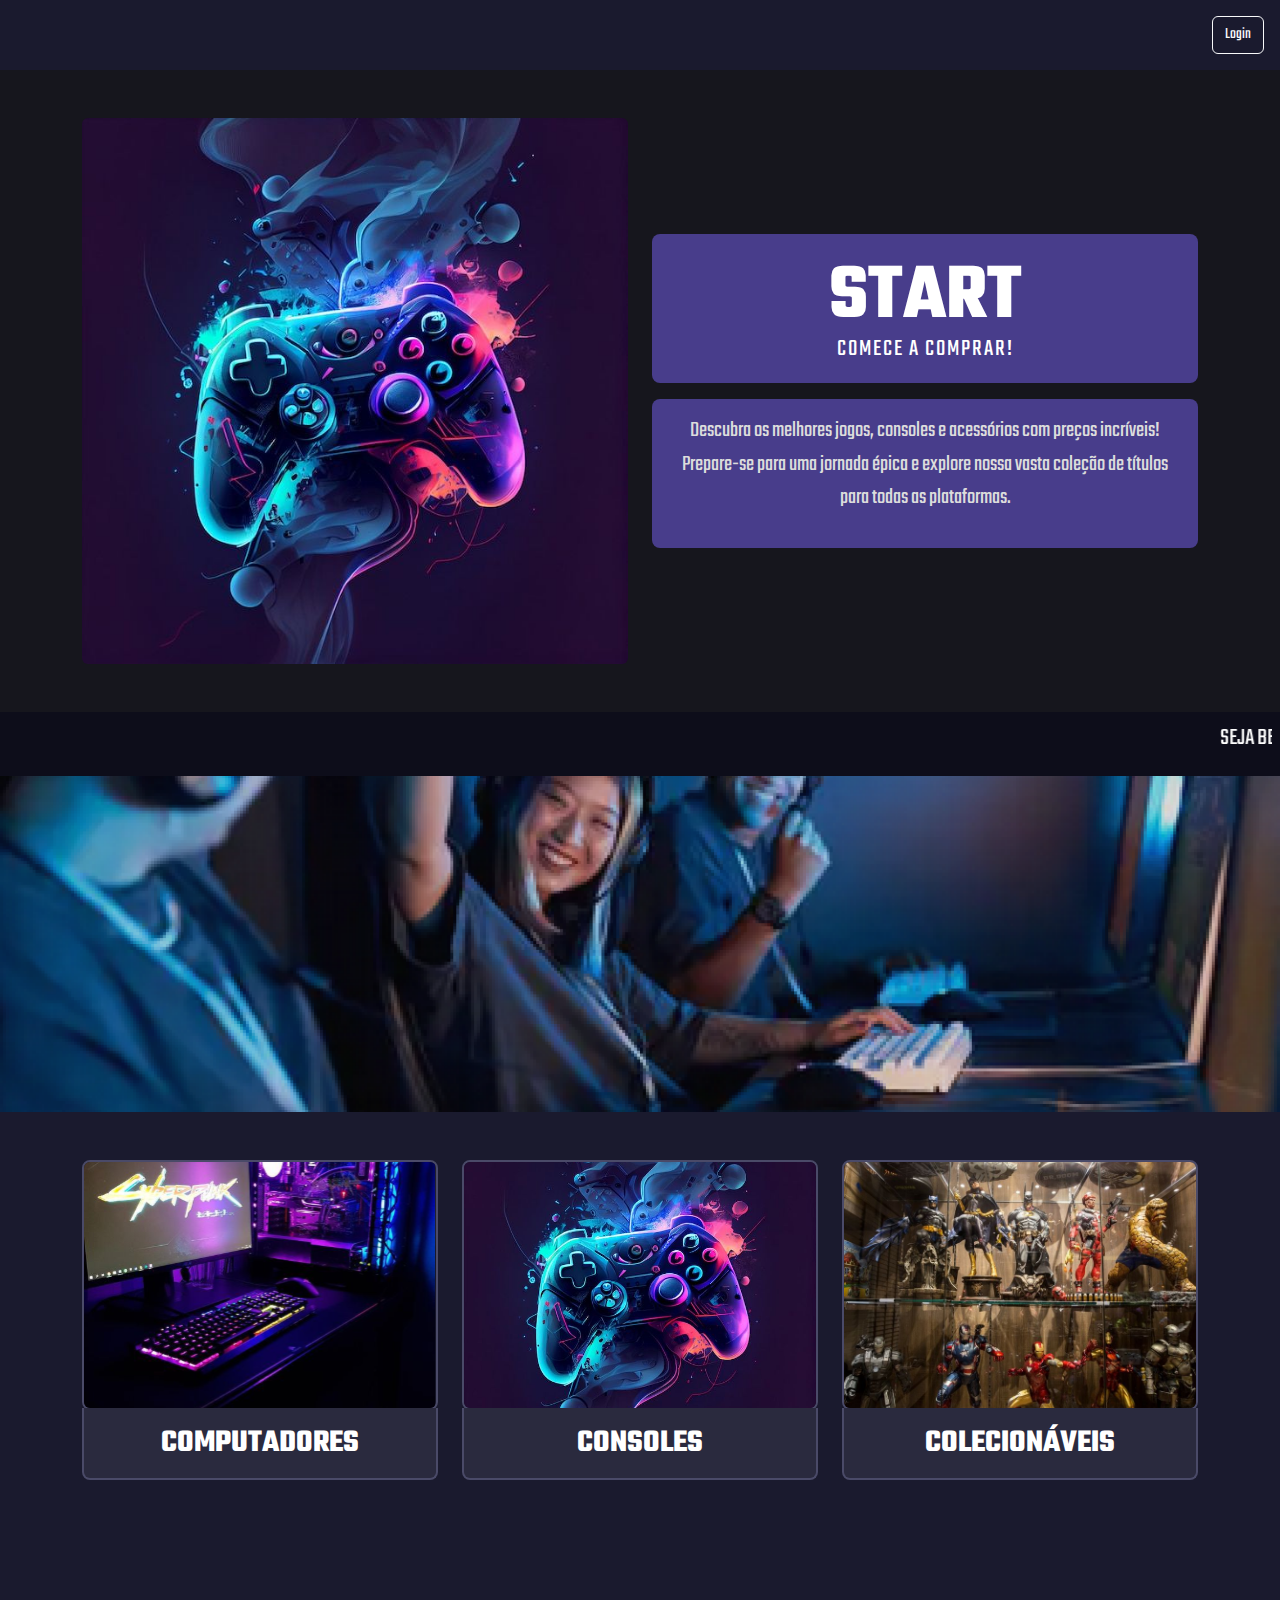
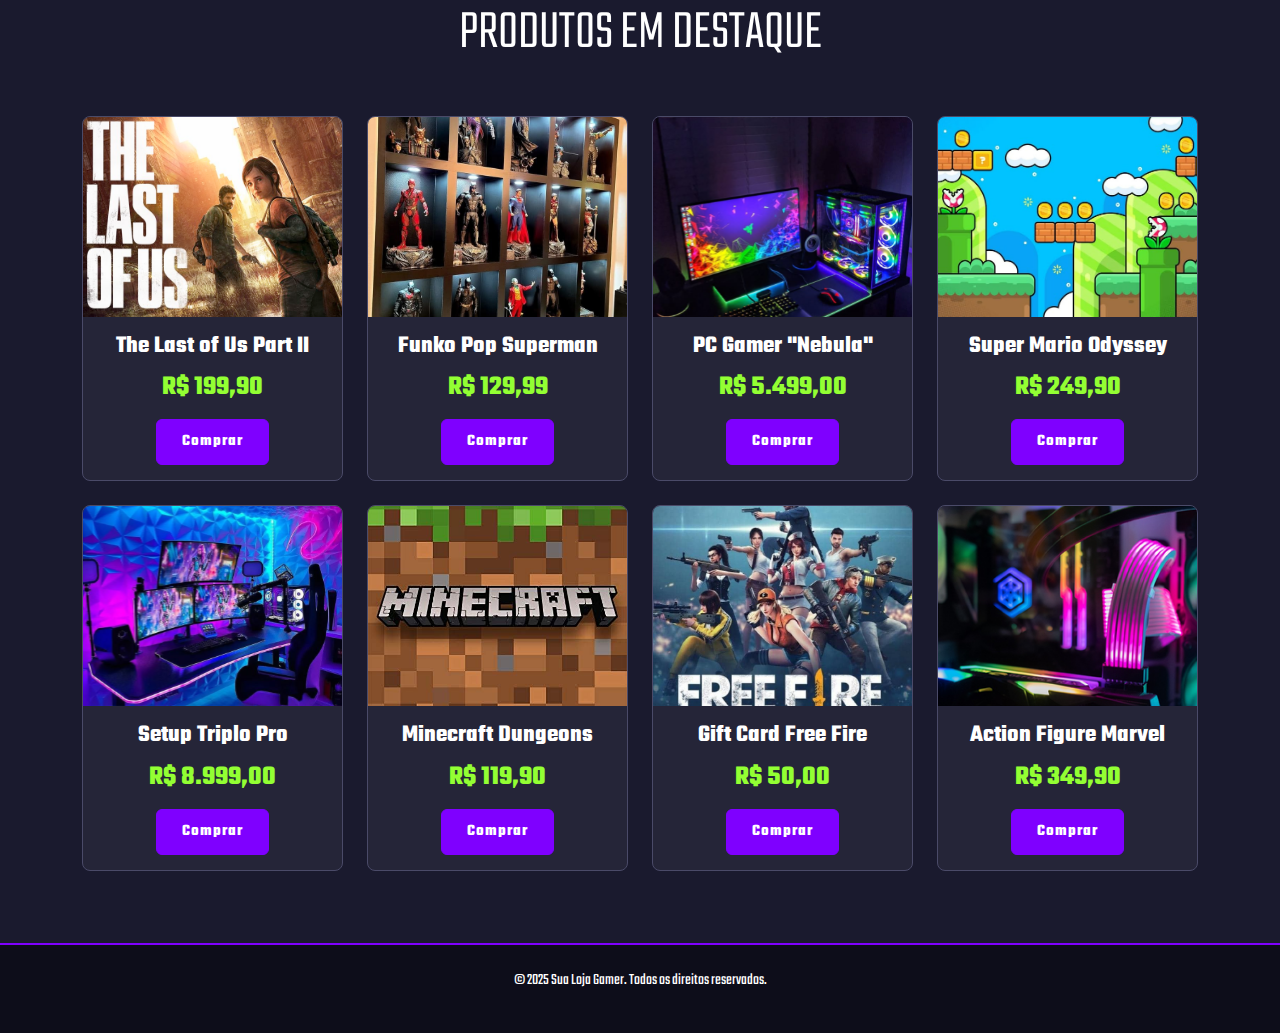
<file: index.html>
<!DOCTYPE html>
<html lang="pt-br">
<head>
    <meta charset="UTF-8">
    <meta name="viewport" content="width=device-width, initial-scale=1.0">
    <title>Sua Loja Gamer</title>
    
    <link href="https://cdn.jsdelivr.net/npm/bootstrap@5.3.3/dist/css/bootstrap.min.css" rel="stylesheet">
    
    <link rel="stylesheet" href="style.css">
</head>
<body>

    <header class="container-fluid p-3 text-end">
        <a href="login.html" class="btn btn-outline-light">Login</a>
    </header>

    <main>
        <section id="banner" class="container-fluid py-5">
            <div class="container">
                <div class="row align-items-center">
                    <div class="col-md-6">
                        <img src="img/controle_gamer.jpeg" alt="Controle Gamer Neon" class="img-fluid rounded">
                    </div>
                    <div class="col-md-6">
                        <div class="start-box text-center p-3 mb-3">
                            <h1>START</h1>
                            <p>COMECE A COMPRAR!</p>
                        </div>
                        <div class="description-box p-3">
                            <p>Descubra os melhores jogos, consoles e acessórios com preços incríveis! Prepare-se para uma jornada épica e explore nossa vasta coleção de títulos para todas as plataformas.</p>
                        </div>
                    </div>
                </div>
            </div>
        </section>

        <section id="ticker" class="container-fluid p-2">
            <marquee>SEJA BEM-VINDO AO MUNDO GAMER!!!</marquee>
        </section>

        <section id="banner-secundario" class="container-fluid p-0">
            <img src="img/banner_pessoas_jogando.png" alt="Pessoas jogando videogame" class="img-fluid w-100">
        </section>

        <section id="destaques" class="container text-center py-5">
            <div class="row">
                <div class="col-md-4 mb-4">
                    <div class="card category-card">
                        <img src="img/computador_cyberpuk.svg" class="card-img-top" alt="Computadores">
                        <div class="card-body">
                            <h5 class="card-title">COMPUTADORES</h5>
                        </div>
                    </div>
                </div>
                <div class="col-md-4 mb-4">
                    <div class="card category-card">
                        <img src="img/controle_gamer.jpeg" class="card-img-top" alt="Consoles">
                        <div class="card-body">
                            <h5 class="card-title">CONSOLES</h5>
                        </div>
                    </div>
                </div>
                <div class="col-md-4 mb-4">
                     <div class="card category-card">
                        <img src="img/colecionaveis.jpeg" class="card-img-top" alt="Colecionáveis">
                        <div class="card-body">
                            <h5 class="card-title">COLECIONÁVEIS</h5>
                        </div>
                    </div>
                </div>
            </div>
        </section>

        <section id="ecommerce" class="container py-5">
            <h2 class="text-center text-white mb-5 display-4">PRODUTOS EM DESTAQUE</h2>
            <div class="row">
                <div class="col-md-4 col-lg-3 col-6 mb-4">
                    <a href="#" class="product-card">
                        <img src="img/The_Last_of_Us.jpeg" class="img-fluid" alt="The Last of Us">
                        <div class="product-info">
                            <h5>The Last of Us Part II</h5>
                            <p class="product-price">R$ 199,90</p>
                            <span class="btn btn-primary">Comprar</span>
                        </div>
                    </a>
                </div>
                <div class="col-md-4 col-lg-3 col-6 mb-4">
                    <a href="#" class="product-card">
                        <img src="img/colecionaveis2.jpeg" class="img-fluid" alt="Funko Pop Superman">
                        <div class="product-info">
                            <h5>Funko Pop Superman</h5>
                            <p class="product-price">R$ 129,99</p>
                            <span class="btn btn-primary">Comprar</span>
                        </div>
                    </a>
                </div>
                <div class="col-md-4 col-lg-3 col-6 mb-4">
                    <a href="#" class="product-card">
                        <img src="img/computador_gamer.svg" class="img-fluid" alt="Setup Gamer">
                        <div class="product-info">
                            <h5>PC Gamer "Nebula"</h5>
                            <p class="product-price">R$ 5.499,00</p>
                            <span class="btn btn-primary">Comprar</span>
                        </div>
                    </a>
                </div>
                <div class="col-md-4 col-lg-3 col-6 mb-4">
                    <a href="#" class="product-card">
                        <img src="img/mario_bross.jpeg" class="img-fluid" alt="Super Mario">
                        <div class="product-info">
                            <h5>Super Mario Odyssey</h5>
                            <p class="product-price">R$ 249,90</p>
                            <span class="btn btn-primary">Comprar</span>
                        </div>
                    </a>
                </div>
                <div class="col-md-4 col-lg-3 col-6 mb-4">
                    <a href="#" class="product-card">
                        <img src="img/computador_três_telas.svg" class="img-fluid" alt="Setup com três telas">
                        <div class="product-info">
                            <h5>Setup Triplo Pro</h5>
                            <p class="product-price">R$ 8.999,00</p>
                            <span class="btn btn-primary">Comprar</span>
                        </div>
                    </a>
                </div>
                <div class="col-md-4 col-lg-3 col-6 mb-4">
                    <a href="#" class="product-card">
                        <img src="img/minecraft.jpeg" class="img-fluid" alt="Jogo Minecraft">
                        <div class="product-info">
                            <h5>Minecraft Dungeons</h5>
                            <p class="product-price">R$ 119,90</p>
                            <span class="btn btn-primary">Comprar</span>
                        </div>
                    </a>
                </div>
                <div class="col-md-4 col-lg-3 col-6 mb-4">
                    <a href="#" class="product-card">
                        <img src="img/free_fire.jpeg" class="img-fluid" alt="Jogo Free Fire">
                        <div class="product-info">
                            <h5>Gift Card Free Fire</h5>
                            <p class="product-price">R$ 50,00</p>
                            <span class="btn btn-primary">Comprar</span>
                        </div>
                    </a>
                </div>
                <div class="col-md-4 col-lg-3 col-6 mb-4">
                    <a href="#" class="product-card">
                        <img src="img/circuitos.png" class="img-fluid" alt="Action Figure Vingadores">
                        <div class="product-info">
                            <h5>Action Figure Marvel</h5>
                            <p class="product-price">R$ 349,90</p>
                            <span class="btn btn-primary">Comprar</span>
                        </div>
                    </a>
                </div>
            </div>
        </section>
    </main>

    <footer class="container-fluid text-center text-white py-4">
        <p>&copy; 2025 Sua Loja Gamer. Todos os direitos reservados.</p>
    </footer>

    <script src="https://code.jquery.com/jquery-3.7.1.min.js"></script>
    <script src="https://cdn.jsdelivr.net/npm/bootstrap@5.3.3/dist/js/bootstrap.bundle.min.js"></script>
</body>
</html>
</file>
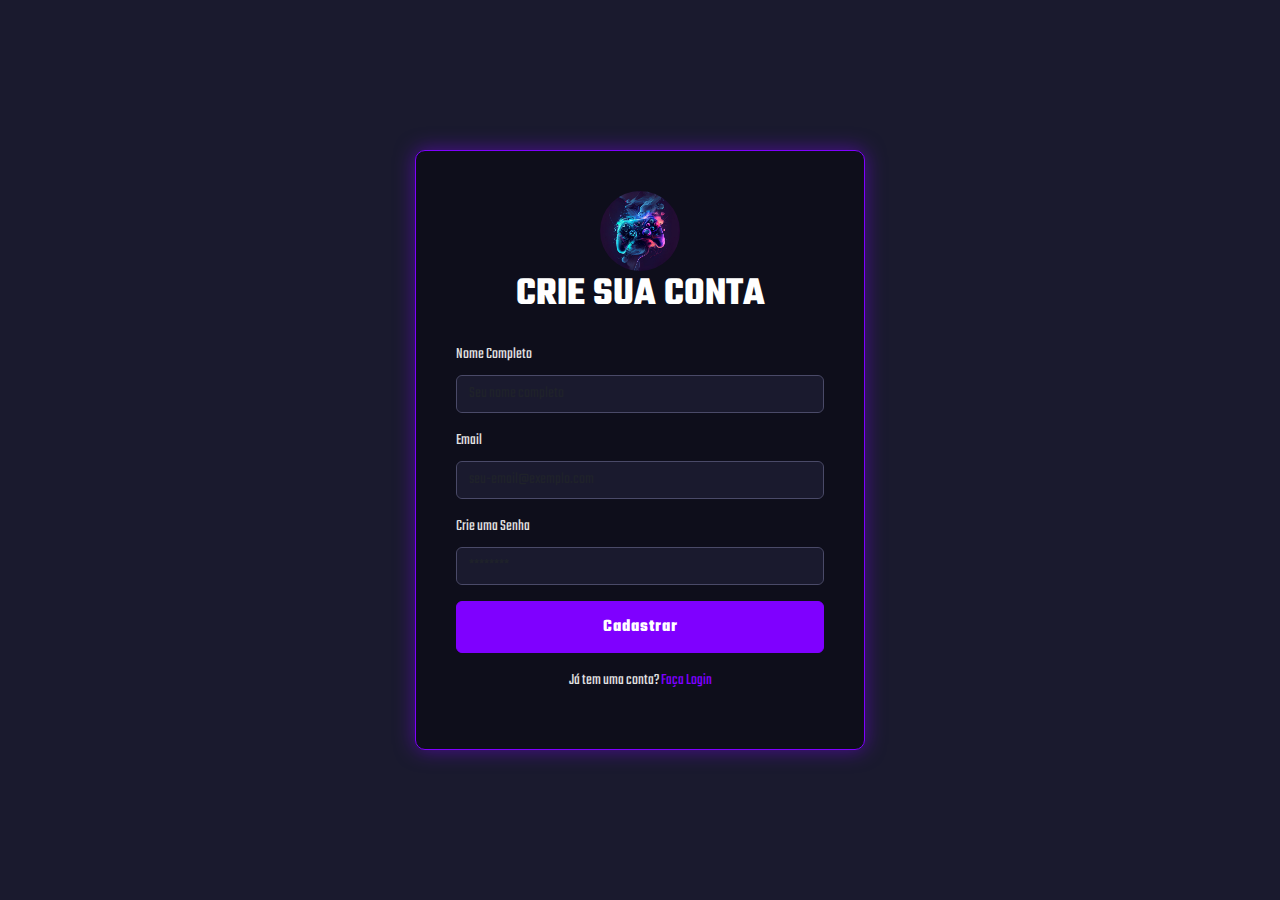
<file: cadastro.html>
<!DOCTYPE html>
<html lang="pt-br">
<head>
    <meta charset="UTF-8">
    <meta name="viewport" content="width=device-width, initial-scale=1.0">
    <title>Cadastro - Sua Loja Gamer</title>
    
    <link href="https://cdn.jsdelivr.net/npm/bootstrap@5.3.3/dist/css/bootstrap.min.css" rel="stylesheet">
    <link rel="stylesheet" href="style.css">
</head>
<body class="login-page">

    <div class="login-container">
        
        <div class="text-center mb-4">
            <a href="index.html" title="Voltar para a Home">
                <img src="img/controle_gamer.jpeg" alt="Logo Loja" style="width: 80px; border-radius: 50%;">
            </a>
            <h2>CRIE SUA CONTA</h2>
        </div>

        <form onsubmit="cadastrar(); return false;">
            <div class="mb-3">
                <label for="nome" class="form-label">Nome Completo</label>
                <input type="text" class="form-control" id="nome" placeholder="Seu nome completo" required>
            </div>

            <div class="mb-3">
                <label for="email-cadastro" class="form-label">Email</label>
                <input type="email" class="form-control" id="email-cadastro" placeholder="seu-email@exemplo.com" required>
            </div>
            
            <div class="mb-3">
                <label for="senha-cadastro" class="form-label">Crie uma Senha</label>
                <input type="password" class="form-control" id="senha-cadastro" placeholder="********" required>
            </div>
            
            <button type="submit" class="btn btn-primary w-100">Cadastrar</button>

            <div class="text-center mt-3">
                <p>Já tem uma conta? <a href="login.html">Faça Login</a></p>
            </div>
        </form>
    </div>

    <script src="js/script.js"></script>

</body>
</html>
</file>
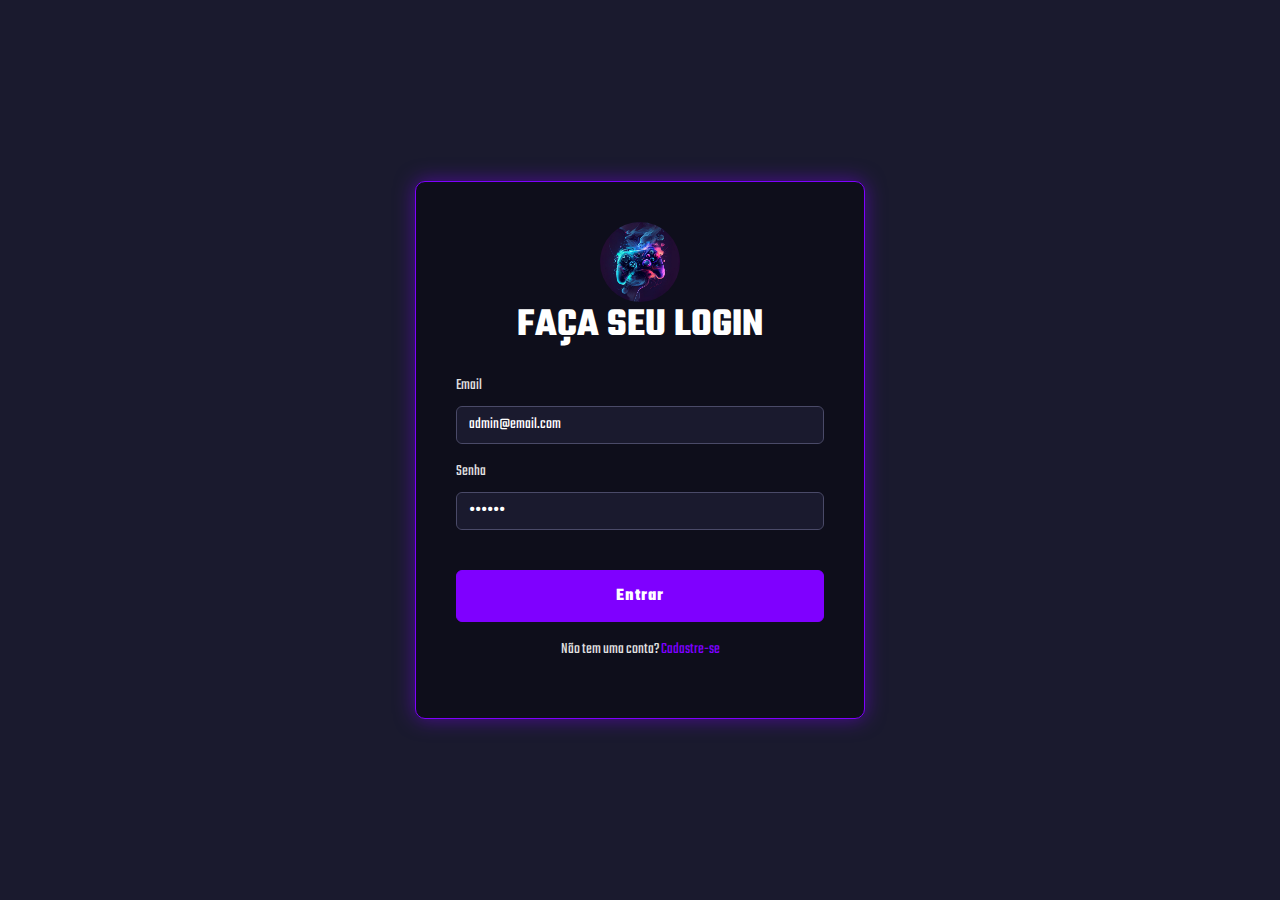
<file: login.html>
<!DOCTYPE html>
<html lang="pt-br">
<head>
    <meta charset="UTF-8">
    <meta name="viewport" content="width=device-width, initial-scale=1.0">
    <title>Login - Sua Loja Gamer</title>
    
    <link href="https://cdn.jsdelivr.net/npm/bootstrap@5.3.3/dist/css/bootstrap.min.css" rel="stylesheet">
    <link rel="stylesheet" href="style.css">
</head>
<body class="login-page">

    <div class="login-container">
        <div class="text-center mb-4">
            <a href="index.html" title="Voltar para a Home">
                <img src="img/controle_gamer.jpeg" alt="Logo Loja" style="width: 80px; border-radius: 50%;">
            </a>
            <h2>FAÇA SEU LOGIN</h2>
        </div>

        <form onsubmit="login(); return false;">
            <div class="mb-3">
                <label for="email" class="form-label">Email</label>
                <input type="email" class="form-control" id="email" value="admin@email.com" required>
            </div>
            
            <div class="mb-3">
                <label for="senha" class="form-label">Senha</label>
                <input type="password" class="form-control" id="senha" value="123456" required>
            </div>
            
            <button type="submit" class="btn btn-primary w-100 mt-4">Entrar</button>

            <div class="text-center mt-3">
                <p>Não tem uma conta? <a href="cadastro.html">Cadastre-se</a></p>
            </div>
        </form>
    </div>

    <script src="js/script.js"></script>
</body>
</html>
</file>
<file: style.css>
@import url('https://fonts.googleapis.com/css2?family=Teko:wght@300..700&display=swap');

/* --- ESTILOS GERAIS E CLASSES UTILITÁRIAS --- */
body {
    background-color: #1a1a2e;
    color: #e0e0e0; 
    font-family: 'Teko', sans-serif;
}

h1, h2, h3, h4, h5, h6 {
    font-family: 'Teko', sans-serif;
    font-weight: bold;
}

.btn-primary {
    background-color: #7F00FF;
    border-color: #7F00FF;
    font-weight: bold;
    padding: 10px 25px;
    letter-spacing: 1px;
}

.btn-primary:hover {
    background-color: #9333FF;
    border-color: #9333FF;
}

/* Classe para o logo nas páginas de login e cadastro */
.logo-login {
    width: 80px;
    border-radius: 50%;
}


/* --- ESTILOS DA PÁGINA INDEX (HOME) --- */

/* Seção do banner superior com o "START" */
#banner {
    background: #16161d;
}

#banner .start-box {
    background-color: #483d8b;
    border-radius: 8px;
}

#banner .start-box h1 {
    font-size: 5rem;
    color: #FFF;
    margin-bottom: -15px;
}

#banner .start-box p {
    font-size: 1.5rem;
    color: #FFF;
    margin-bottom: 0;
    letter-spacing: 2px;
}

#banner .description-box {
    background-color: #483d8b;
    border-radius: 8px;
    color: #dcdcdc;
    font-size: 1.4rem;
    text-align: center;
}

/* Faixa de texto rolante */
#ticker {
    background-color: #0d0d1a;
    font-size: 1.5rem;
    color: #FFF;
}

/* Seção de categorias (Computadores, Consoles, etc.) */
#destaques .category-card {
    background-color: transparent;
    border: none;
}

#destaques .category-card img {
    height: 250px;
    object-fit: cover;
    border-radius: 8px;
    border: 2px solid #4a4a68;
}

#destaques .category-card .card-body {
    background-color: #2a2a3e;
    border-radius: 0 0 8px 8px;
    border: 2px solid #4a4a68;
    border-top: none;
    margin-top: -2px;
}

#destaques .category-card .card-title {
    color: #FFF;
    font-size: 2rem;
    margin: 0;
}

/* Seção da vitrine de produtos (e-commerce) */
#ecommerce .product-card {
    display: block;
    text-decoration: none;
    background-color: #252538;
    border-radius: 8px;
    border: 1px solid #4a4a68;
    transition: transform 0.3s, box-shadow 0.3s;
    overflow: hidden;
}

#ecommerce .product-card:hover {
    transform: scale(1.05);
    box-shadow: 0 0 15px #7F00FF;
    border-color: #7F00FF;
}

#ecommerce .product-card img {
    width: 100%;
    height: 200px;
    object-fit: cover;
}

#ecommerce .product-info {
    padding: 15px;
    text-align: center;
    color: #e0e0e0;
}

#ecommerce .product-info h5 {
    font-size: 1.5rem;
    color: #FFF;
    white-space: nowrap;
    overflow: hidden;
    text-overflow: ellipsis;
}

#ecommerce .product-info .product-price {
    font-size: 1.7rem;
    font-weight: bold;
    color: #93FF33;
    margin-bottom: 10px;
}

/* Estilos do Rodapé */
footer {
    background-color: #0d0d1a;
    border-top: 2px solid #7F00FF;
}


/* --- ESTILOS DAS PÁGINAS DE LOGIN E CADASTRO --- */
.login-page {
    display: flex;
    justify-content: center;
    align-items: center;
    min-height: 100vh;
    background-color: #1a1a2e; 
}

/* Container do formulário */
.login-container {
    width: 100%;
    max-width: 450px;
    padding: 40px;
    background-color: rgba(13, 13, 26, 0.9);
    border: 1px solid #7F00FF;
    border-radius: 10px;
    box-shadow: 0 0 20px rgba(127, 0, 255, 0.5);
}

.login-container h2 {
    color: #FFF;
    font-family: 'Teko', sans-serif;
    font-size: 2.5rem;
}

.login-container .form-label {
    color: #e0e0e0;
}

.login-container .form-control {
    background-color: #1a1a2e;
    border: 1px solid #4a4a68;
    color: #FFF;
}

.login-container .form-control:focus {
    background-color: #1a1a2e;
    border-color: #7F00FF;
    box-shadow: 0 0 5px rgba(127, 0, 255, 0.5);
    color: #FFF;
}

.login-container a {
    color: #7F00FF;
    text-decoration: none;
}

.login-container a:hover {
    color: #9333FF;
    text-decoration: underline;
}

.login-container .btn-primary {
    padding: 12px;
    font-size: 1.1rem;
}
</file>
